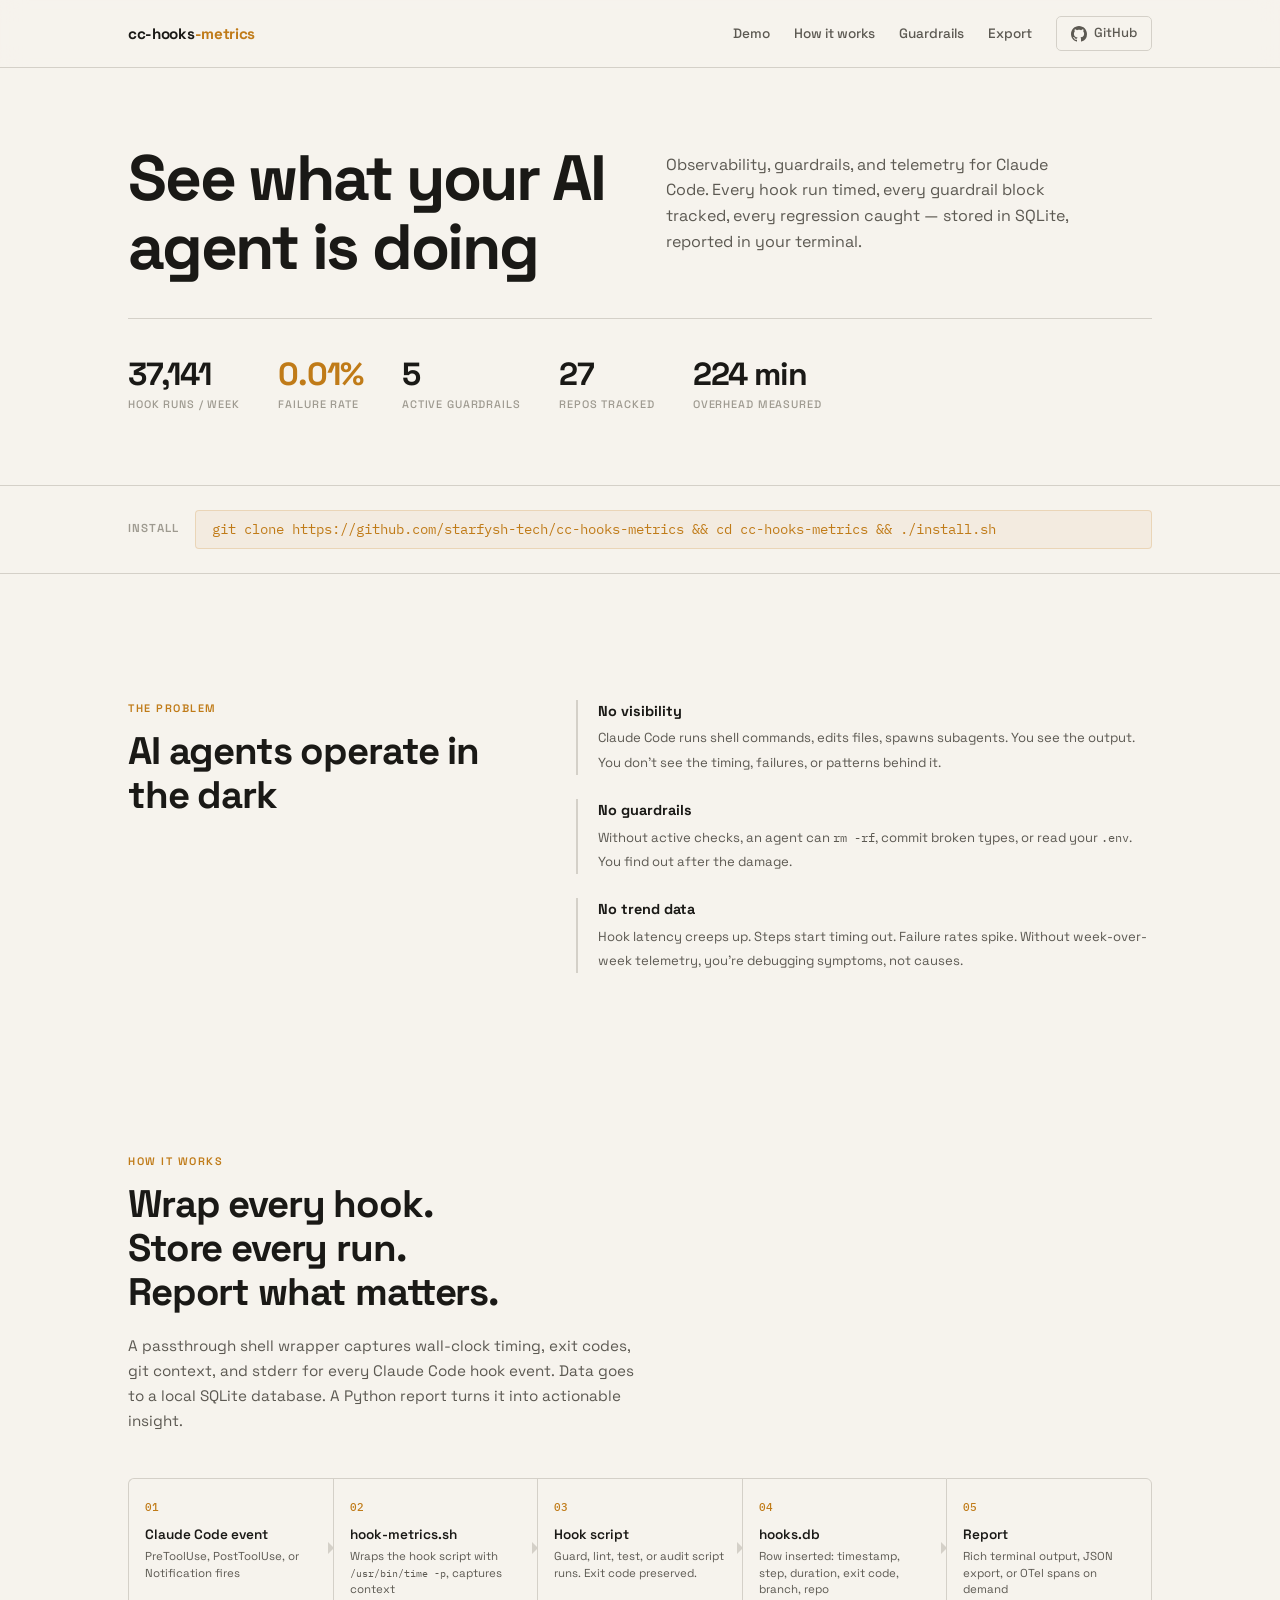
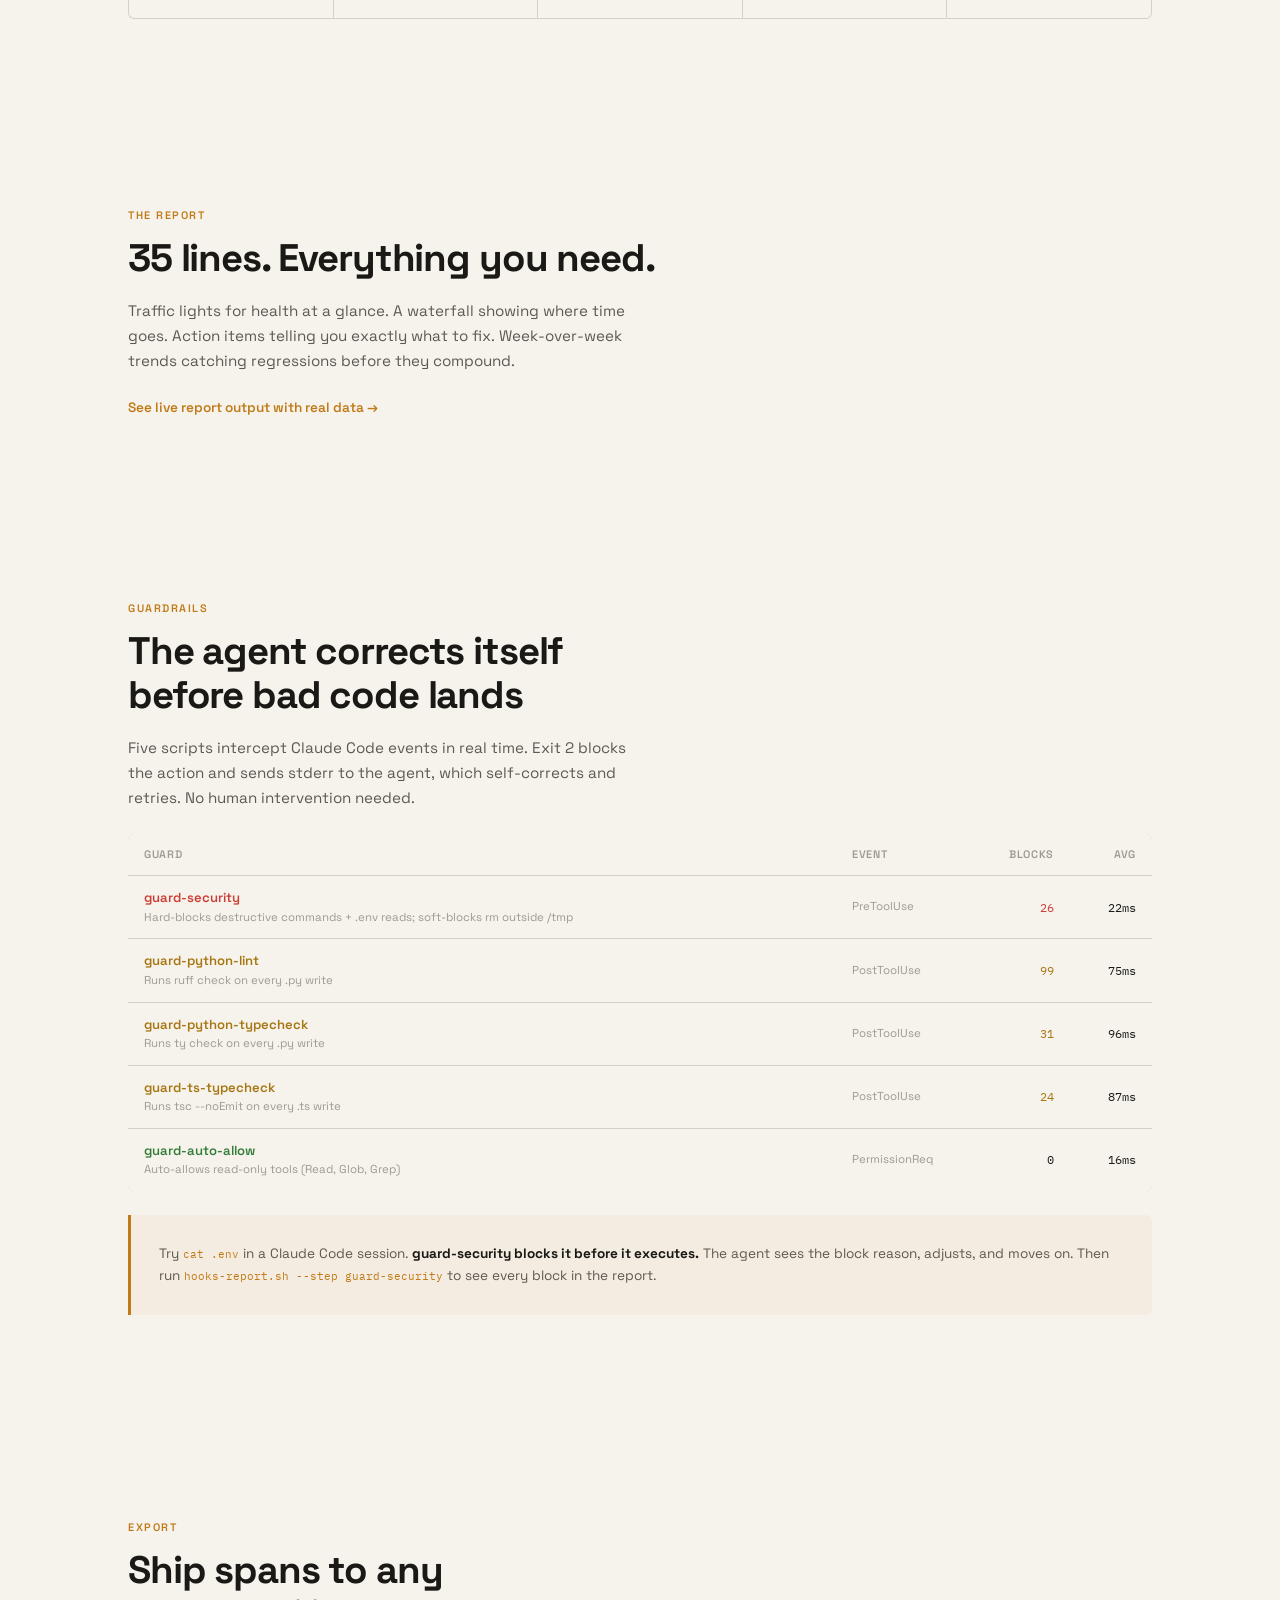
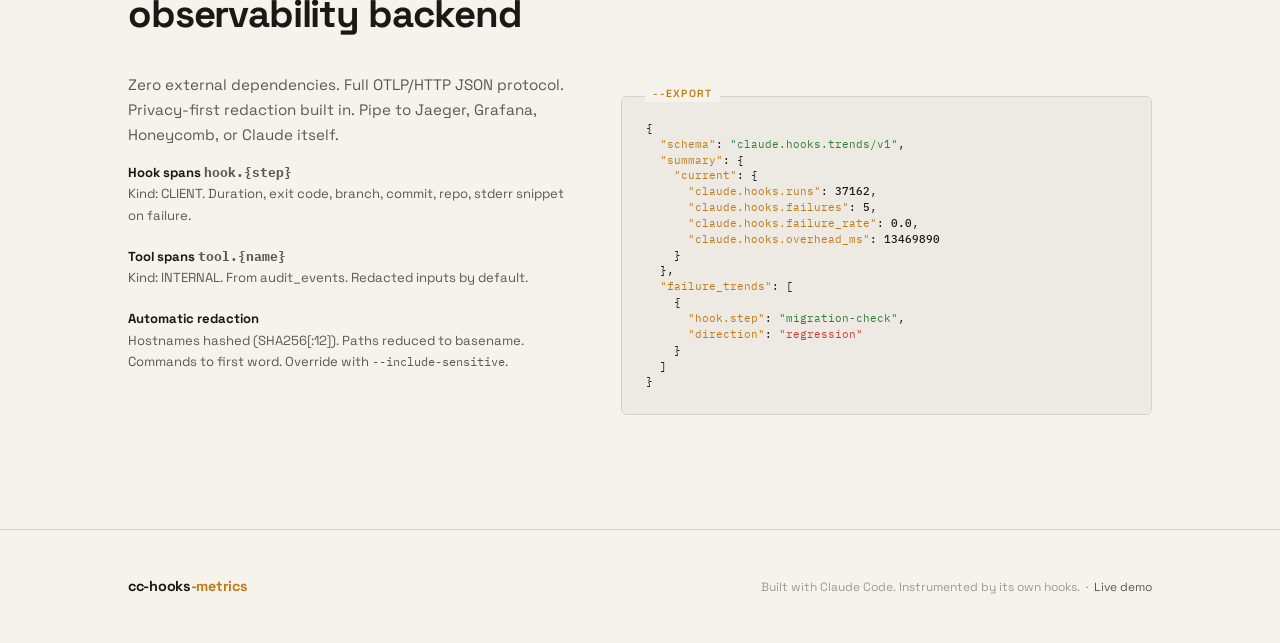
<file: docs/index.html>
<!DOCTYPE html>
<html lang="en">
<head>
<meta charset="UTF-8">
<meta name="viewport" content="width=device-width, initial-scale=1.0">
<title>cc-hooks-metrics — See what your AI agent is doing</title>
<meta name="description" content="Observability, guardrails, and telemetry for Claude Code. 37k+ hook runs tracked. Zero blind spots.">
<link rel="preconnect" href="https://fonts.googleapis.com">
<link rel="preconnect" href="https://fonts.gstatic.com" crossorigin>
<link href="https://fonts.googleapis.com/css2?family=Space+Grotesk:wght@400;500;600;700&family=IBM+Plex+Mono:wght@400;500&display=swap" rel="stylesheet">
<link rel="stylesheet" href="shared.css">
<style>
  /* ═══════════════════════════════════════
     INDEX-SPECIFIC OVERRIDES
     ═══════════════════════════════════════ */

  /* More spacious sections for marketing */
  .section { padding-block: clamp(4rem, 10vh, 7rem); }
  .section h2 { font-size: clamp(1.6rem, 3vw, 2.4rem); max-width: 22ch; }

  /* Larger ticker for hero impact */
  .ticker-val { font-size: clamp(1.6rem, 2.5vw, 2.2rem); }
  .ticker { padding-top: clamp(2rem, 4vh, 3rem); margin-top: clamp(2rem, 4vh, 3rem); }

  /* Hero — asymmetric 2-col */
  .hero { padding-top: clamp(7rem, 16vh, 11rem); padding-bottom: clamp(3rem, 8vh, 5rem); }
  .hero h1 { font-size: clamp(2.4rem, 5.5vw, 4rem); line-height: 1.08; max-width: 14ch; }
  .hero-grid {
    display: grid; grid-template-columns: 1fr 1fr;
    gap: clamp(2rem, 4vw, 4rem); align-items: end;
  }
  .hero-right { max-width: 420px; }
  .hero-right p { font-size: clamp(1rem, 1.2vw, 1.15rem); color: var(--text-sub); margin-bottom: 1.75rem; line-height: 1.6; }
  @media (max-width: 768px) { .hero-grid { grid-template-columns: 1fr; } }

  /* Install strip */
  .install-strip { padding: 1.5rem 0; border-top: 1px solid var(--border); border-bottom: 1px solid var(--border); }
  .install-strip .wrap { display: flex; align-items: center; gap: 1rem; flex-wrap: wrap; }
  .install-strip .label {
    font-size: 0.72rem; font-weight: 600; text-transform: uppercase;
    letter-spacing: 0.1em; color: var(--text-faint); flex-shrink: 0;
  }
  .install-cmd {
    font-family: 'IBM Plex Mono', monospace; font-size: 0.85rem;
    color: var(--accent); background: var(--accent-bg);
    padding: 0.5rem 1rem; border-radius: 4px;
    border: 1px solid color-mix(in oklch, var(--accent) 20%, transparent);
    user-select: all; cursor: text; flex: 1; min-width: 0;
    overflow-x: auto; white-space: nowrap;
  }

  /* Problem grid */
  .problem-grid {
    display: grid; grid-template-columns: 0.4fr 0.6fr;
    gap: clamp(2rem, 5vw, 5rem); margin-top: clamp(2rem, 4vh, 3rem);
  }
  @media (max-width: 768px) { .problem-grid { grid-template-columns: 1fr; } }
  .problem-list { list-style: none; display: flex; flex-direction: column; gap: 1.5rem; }
  .problem-list li { padding-left: 1.25rem; border-left: 2px solid var(--border); transition: border-color 0.2s; }
  .problem-list li:hover { border-left-color: var(--accent); }
  .problem-list strong { display: block; font-size: 0.9rem; margin-bottom: 0.2rem; }
  .problem-list span { font-size: 0.82rem; color: var(--text-sub); line-height: 1.55; }

  /* Pipeline */
  .pipeline { display: flex; gap: 0; margin-top: clamp(2.5rem, 5vh, 4rem); overflow-x: auto; padding-bottom: 0.5rem; }
  .pipe-step {
    flex: 1; min-width: 140px; padding: 1.25rem 1rem;
    border: 1px solid var(--border); border-right: none;
    position: relative; transition: background 0.2s;
  }
  .pipe-step:first-child { border-radius: 6px 0 0 6px; }
  .pipe-step:last-child  { border-radius: 0 6px 6px 0; border-right: 1px solid var(--border); }
  .pipe-step:hover { background: var(--bg-raised); }
  .pipe-step::after {
    content: ''; position: absolute; right: -1px; top: 50%; transform: translateY(-50%);
    width: 0; height: 0; border-top: 6px solid transparent;
    border-bottom: 6px solid transparent; border-left: 6px solid var(--border); z-index: 1;
  }
  .pipe-step:last-child::after { display: none; }
  .pipe-num { font-family: 'IBM Plex Mono', monospace; font-size: 0.68rem; color: var(--accent); font-weight: 500; margin-bottom: 0.5rem; }
  .pipe-name { font-size: 0.85rem; font-weight: 600; margin-bottom: 0.2rem; }
  .pipe-desc { font-size: 0.72rem; color: var(--text-sub); line-height: 1.45; }

  /* Export grid */
  .export-grid {
    display: grid; grid-template-columns: 1fr 1.2fr;
    gap: clamp(2rem, 4vw, 4rem); align-items: start; margin-top: clamp(2rem, 4vh, 3rem);
  }
  @media (max-width: 768px) { .export-grid { grid-template-columns: 1fr; } }
  .export-features { list-style: none; display: flex; flex-direction: column; gap: 1.25rem; margin-top: 1rem; }
  .export-features li { font-size: 0.88rem; line-height: 1.55; }
  .export-features li strong { display: block; font-size: 0.82rem; }
  .export-features li span { color: var(--text-sub); font-size: 0.82rem; }

  /* Guard table — 4-col marketing layout */
  .guard-row { grid-template-columns: 1fr 120px 70px 70px; }
  @media (max-width: 600px) {
    .guard-row { grid-template-columns: 1fr auto; }
    .guard-row .hide-sm { display: none; }
  }

  /* CTA link */
  .cta-link {
    display: inline-block; margin-top: 1.5rem;
    font-size: 0.85rem; font-weight: 600; color: var(--accent);
    text-decoration: none; transition: opacity 0.15s;
  }
  .cta-link:hover { opacity: 0.8; }
  .cta-link::after { content: ' \2192'; }
</style>
<noscript><style>.reveal { opacity: 1 !important; transform: none !important; }</style></noscript>
</head>
<body>

<!-- NAV -->
<nav>
  <div class="wrap">
    <a class="logo" href="#">cc-hooks<span>-metrics</span></a>
    <ul class="links">
      <li><a href="demo.html">Demo</a></li>
      <li><a href="#how">How it works</a></li>
      <li><a href="#guardrails">Guardrails</a></li>
      <li><a href="#export">Export</a></li>
      <li><a href="https://github.com/starfysh-tech/cc-hooks-metrics" class="gh">
        <svg width="16" height="16" viewBox="0 0 16 16" fill="currentColor"><path d="M8 0C3.58 0 0 3.58 0 8c0 3.54 2.29 6.53 5.47 7.59.4.07.55-.17.55-.38 0-.19-.01-.82-.01-1.49-2.01.37-2.53-.49-2.69-.94-.09-.23-.48-.94-.82-1.13-.28-.15-.68-.52-.01-.53.63-.01 1.08.58 1.23.82.72 1.21 1.87.87 2.33.66.07-.52.28-.87.51-1.07-1.78-.2-3.64-.89-3.64-3.95 0-.87.31-1.59.82-2.15-.08-.2-.36-1.02.08-2.12 0 0 .67-.21 2.2.82.64-.18 1.32-.27 2-.27.68 0 1.36.09 2 .27 1.53-1.04 2.2-.82 2.2-.82.44 1.1.16 1.92.08 2.12.51.56.82 1.27.82 2.15 0 3.07-1.87 3.75-3.65 3.95.29.25.54.73.54 1.48 0 1.07-.01 1.93-.01 2.2 0 .21.15.46.55.38A8.013 8.013 0 0016 8c0-4.42-3.58-8-8-8z"/></svg>
        GitHub
      </a></li>
    </ul>
  </div>
</nav>

<!-- HERO -->
<section class="hero wrap">
  <div class="hero-grid">
    <div>
      <h1 class="reveal">See what your AI agent is&nbsp;doing</h1>
    </div>
    <div class="hero-right">
      <p class="reveal reveal-d1">Observability, guardrails, and telemetry for Claude Code. Every hook run timed, every guardrail block tracked, every regression caught — stored in SQLite, reported in your terminal.</p>
    </div>
  </div>
  <div class="ticker reveal reveal-d2">
    <div class="ticker-item">
      <span class="ticker-val">37,141</span>
      <span class="ticker-label">Hook runs / week</span>
    </div>
    <div class="ticker-item">
      <span class="ticker-val accent">0.01%</span>
      <span class="ticker-label">Failure rate</span>
    </div>
    <div class="ticker-item">
      <span class="ticker-val">5</span>
      <span class="ticker-label">Active guardrails</span>
    </div>
    <div class="ticker-item">
      <span class="ticker-val">27</span>
      <span class="ticker-label">Repos tracked</span>
    </div>
    <div class="ticker-item">
      <span class="ticker-val">224 min</span>
      <span class="ticker-label">Overhead measured</span>
    </div>
  </div>
</section>

<!-- INSTALL STRIP -->
<div class="install-strip">
  <div class="wrap">
    <span class="label">Install</span>
    <div class="install-cmd">git clone https://github.com/starfysh-tech/cc-hooks-metrics && cd cc-hooks-metrics && ./install.sh</div>
  </div>
</div>

<!-- THE PROBLEM -->
<section class="section wrap" id="problem">
  <div class="problem-grid">
    <div>
      <div class="section-label reveal">The problem</div>
      <h2 class="reveal reveal-d1">AI agents operate in the&nbsp;dark</h2>
    </div>
    <div>
      <ul class="problem-list">
        <li class="reveal">
          <strong>No visibility</strong>
          <span>Claude Code runs shell commands, edits files, spawns subagents. You see the output. You don't see the timing, failures, or patterns behind it.</span>
        </li>
        <li class="reveal reveal-d1">
          <strong>No guardrails</strong>
          <span>Without active checks, an agent can <code class="mono">rm -rf</code>, commit broken types, or read your <code class="mono">.env</code>. You find out after the damage.</span>
        </li>
        <li class="reveal reveal-d2">
          <strong>No trend data</strong>
          <span>Hook latency creeps up. Steps start timing out. Failure rates spike. Without week-over-week telemetry, you're debugging symptoms, not causes.</span>
        </li>
      </ul>
    </div>
  </div>
</section>

<!-- HOW IT WORKS -->
<section class="section wrap" id="how">
  <div class="section-label reveal">How it works</div>
  <h2 class="reveal">Wrap every hook.<br>Store every run.<br>Report what matters.</h2>
  <p class="section-lead reveal reveal-d1">A passthrough shell wrapper captures wall-clock timing, exit codes, git context, and stderr for every Claude Code hook event. Data goes to a local SQLite database. A Python report turns it into actionable insight.</p>

  <div class="pipeline reveal reveal-d2">
    <div class="pipe-step">
      <div class="pipe-num">01</div>
      <div class="pipe-name">Claude Code event</div>
      <div class="pipe-desc">PreToolUse, PostToolUse, or Notification fires</div>
    </div>
    <div class="pipe-step">
      <div class="pipe-num">02</div>
      <div class="pipe-name">hook-metrics.sh</div>
      <div class="pipe-desc">Wraps the hook script with <code class="mono">/usr/bin/time&nbsp;-p</code>, captures context</div>
    </div>
    <div class="pipe-step">
      <div class="pipe-num">03</div>
      <div class="pipe-name">Hook script</div>
      <div class="pipe-desc">Guard, lint, test, or audit script runs. Exit code preserved.</div>
    </div>
    <div class="pipe-step">
      <div class="pipe-num">04</div>
      <div class="pipe-name">hooks.db</div>
      <div class="pipe-desc">Row inserted: timestamp, step, duration, exit code, branch, repo</div>
    </div>
    <div class="pipe-step">
      <div class="pipe-num">05</div>
      <div class="pipe-name">Report</div>
      <div class="pipe-desc">Rich terminal output, JSON export, or OTel spans on demand</div>
    </div>
  </div>
</section>

<!-- THE REPORT — brief, links to demo -->
<section class="section wrap" id="report">
  <div class="section-label reveal">The report</div>
  <h2 class="reveal">35 lines. Everything you need.</h2>
  <p class="section-lead reveal reveal-d1">Traffic lights for health at a glance. A waterfall showing where time goes. Action items telling you exactly what to fix. Week-over-week trends catching regressions before they compound.</p>
  <a href="demo.html" class="cta-link reveal reveal-d2">See live report output with real data</a>
</section>

<!-- GUARDRAILS — narrative focus, no stats table -->
<section class="section wrap" id="guardrails">
  <div class="section-label reveal">Guardrails</div>
  <h2 class="reveal">The agent corrects itself<br>before bad code lands</h2>
  <p class="section-lead reveal reveal-d1">Five scripts intercept Claude Code events in real time. Exit 2 blocks the action and sends stderr to the agent, which self-corrects and retries. No human intervention needed.</p>

  <div class="guards reveal reveal-d2">
    <div class="guard-row guard-head">
      <div>Guard</div>
      <div>Event</div>
      <div class="hide-sm" style="text-align:right;">Blocks</div>
      <div style="text-align:right;">Avg</div>
    </div>
    <div class="guard-row">
      <div>
        <div class="g-name" style="color:var(--red);">guard-security</div>
        <div class="g-sub">Hard-blocks destructive commands + .env reads; soft-blocks rm outside /tmp</div>
      </div>
      <div class="g-sub">PreToolUse</div>
      <div class="g-val hide-sm" style="color:var(--red);">26</div>
      <div class="g-val">22ms</div>
    </div>
    <div class="guard-row">
      <div>
        <div class="g-name" style="color:var(--yellow);">guard-python-lint</div>
        <div class="g-sub">Runs ruff check on every .py write</div>
      </div>
      <div class="g-sub">PostToolUse</div>
      <div class="g-val hide-sm" style="color:var(--yellow);">99</div>
      <div class="g-val">75ms</div>
    </div>
    <div class="guard-row">
      <div>
        <div class="g-name" style="color:var(--yellow);">guard-python-typecheck</div>
        <div class="g-sub">Runs ty check on every .py write</div>
      </div>
      <div class="g-sub">PostToolUse</div>
      <div class="g-val hide-sm" style="color:var(--yellow);">31</div>
      <div class="g-val">96ms</div>
    </div>
    <div class="guard-row">
      <div>
        <div class="g-name" style="color:var(--yellow);">guard-ts-typecheck</div>
        <div class="g-sub">Runs tsc --noEmit on every .ts write</div>
      </div>
      <div class="g-sub">PostToolUse</div>
      <div class="g-val hide-sm" style="color:var(--yellow);">24</div>
      <div class="g-val">87ms</div>
    </div>
    <div class="guard-row">
      <div>
        <div class="g-name" style="color:var(--green);">guard-auto-allow</div>
        <div class="g-sub">Auto-allows read-only tools (Read, Glob, Grep)</div>
      </div>
      <div class="g-sub">PermissionReq</div>
      <div class="g-val hide-sm">0</div>
      <div class="g-val">16ms</div>
    </div>
  </div>

  <div class="callout reveal">
    Try <code>cat .env</code> in a Claude Code session. <strong>guard-security blocks it before it executes.</strong> The agent sees the block reason, adjusts, and moves on. Then run <code>hooks-report.sh --step guard-security</code> to see every block in the report.
  </div>
</section>

<!-- OTEL EXPORT -->
<section class="section wrap" id="export">
  <div class="section-label reveal">Export</div>
  <h2 class="reveal">Ship spans to any<br>observability backend</h2>

  <div class="export-grid">
    <div>
      <p class="section-lead reveal">Zero external dependencies. Full OTLP/HTTP JSON protocol. Privacy-first redaction built in. Pipe to Jaeger, Grafana, Honeycomb, or Claude itself.</p>
      <ul class="export-features">
        <li class="reveal">
          <strong>Hook spans <span class="mono accent">hook.{step}</span></strong>
          <span>Kind: CLIENT. Duration, exit code, branch, commit, repo, stderr snippet on failure.</span>
        </li>
        <li class="reveal reveal-d1">
          <strong>Tool spans <span class="mono accent">tool.{name}</span></strong>
          <span>Kind: INTERNAL. From audit_events. Redacted inputs by default.</span>
        </li>
        <li class="reveal reveal-d2">
          <strong>Automatic redaction</strong>
          <span>Hostnames hashed (SHA256[:12]). Paths reduced to basename. Commands to first word. Override with <code class="mono">--include-sensitive</code>.</span>
        </li>
      </ul>
    </div>
    <div class="specimen reveal">
      <span class="specimen-label">--export</span>
      <div class="specimen-frame">
        <pre>{
  <span class="s-accent">"schema"</span>: <span class="s-green">"claude.hooks.trends/v1"</span>,
  <span class="s-accent">"summary"</span>: {
    <span class="s-accent">"current"</span>: {
      <span class="s-accent">"claude.hooks.runs"</span>: <span class="s-bold">37162</span>,
      <span class="s-accent">"claude.hooks.failures"</span>: <span class="s-bold">5</span>,
      <span class="s-accent">"claude.hooks.failure_rate"</span>: <span class="s-bold">0.0</span>,
      <span class="s-accent">"claude.hooks.overhead_ms"</span>: <span class="s-bold">13469890</span>
    }
  },
  <span class="s-accent">"failure_trends"</span>: [
    {
      <span class="s-accent">"hook.step"</span>: <span class="s-green">"migration-check"</span>,
      <span class="s-accent">"direction"</span>: <span class="s-red">"regression"</span>
    }
  ]
}</pre>
      </div>
    </div>
  </div>
</section>

<!-- FOOTER -->
<footer>
  <div class="wrap">
    <div class="footer-inner">
      <div>
        <div class="logo">cc-hooks<span>-metrics</span></div>
      </div>
      <div class="meta">
        Built with Claude Code. Instrumented by its own hooks.
        &nbsp;&middot;&nbsp;
        <a href="demo.html">Live demo</a>
      </div>
    </div>
  </div>
</footer>

<script>
if (!window.matchMedia('(prefers-reduced-motion: reduce)').matches) {
  const obs = new IntersectionObserver((entries) => {
    entries.forEach(e => { if (e.isIntersecting) { e.target.classList.add('visible'); obs.unobserve(e.target); }});
  }, { threshold: 0.12, rootMargin: '0px 0px -30px 0px' });
  document.querySelectorAll('.reveal').forEach(el => obs.observe(el));
}
</script>

</body>
</html>
</file>
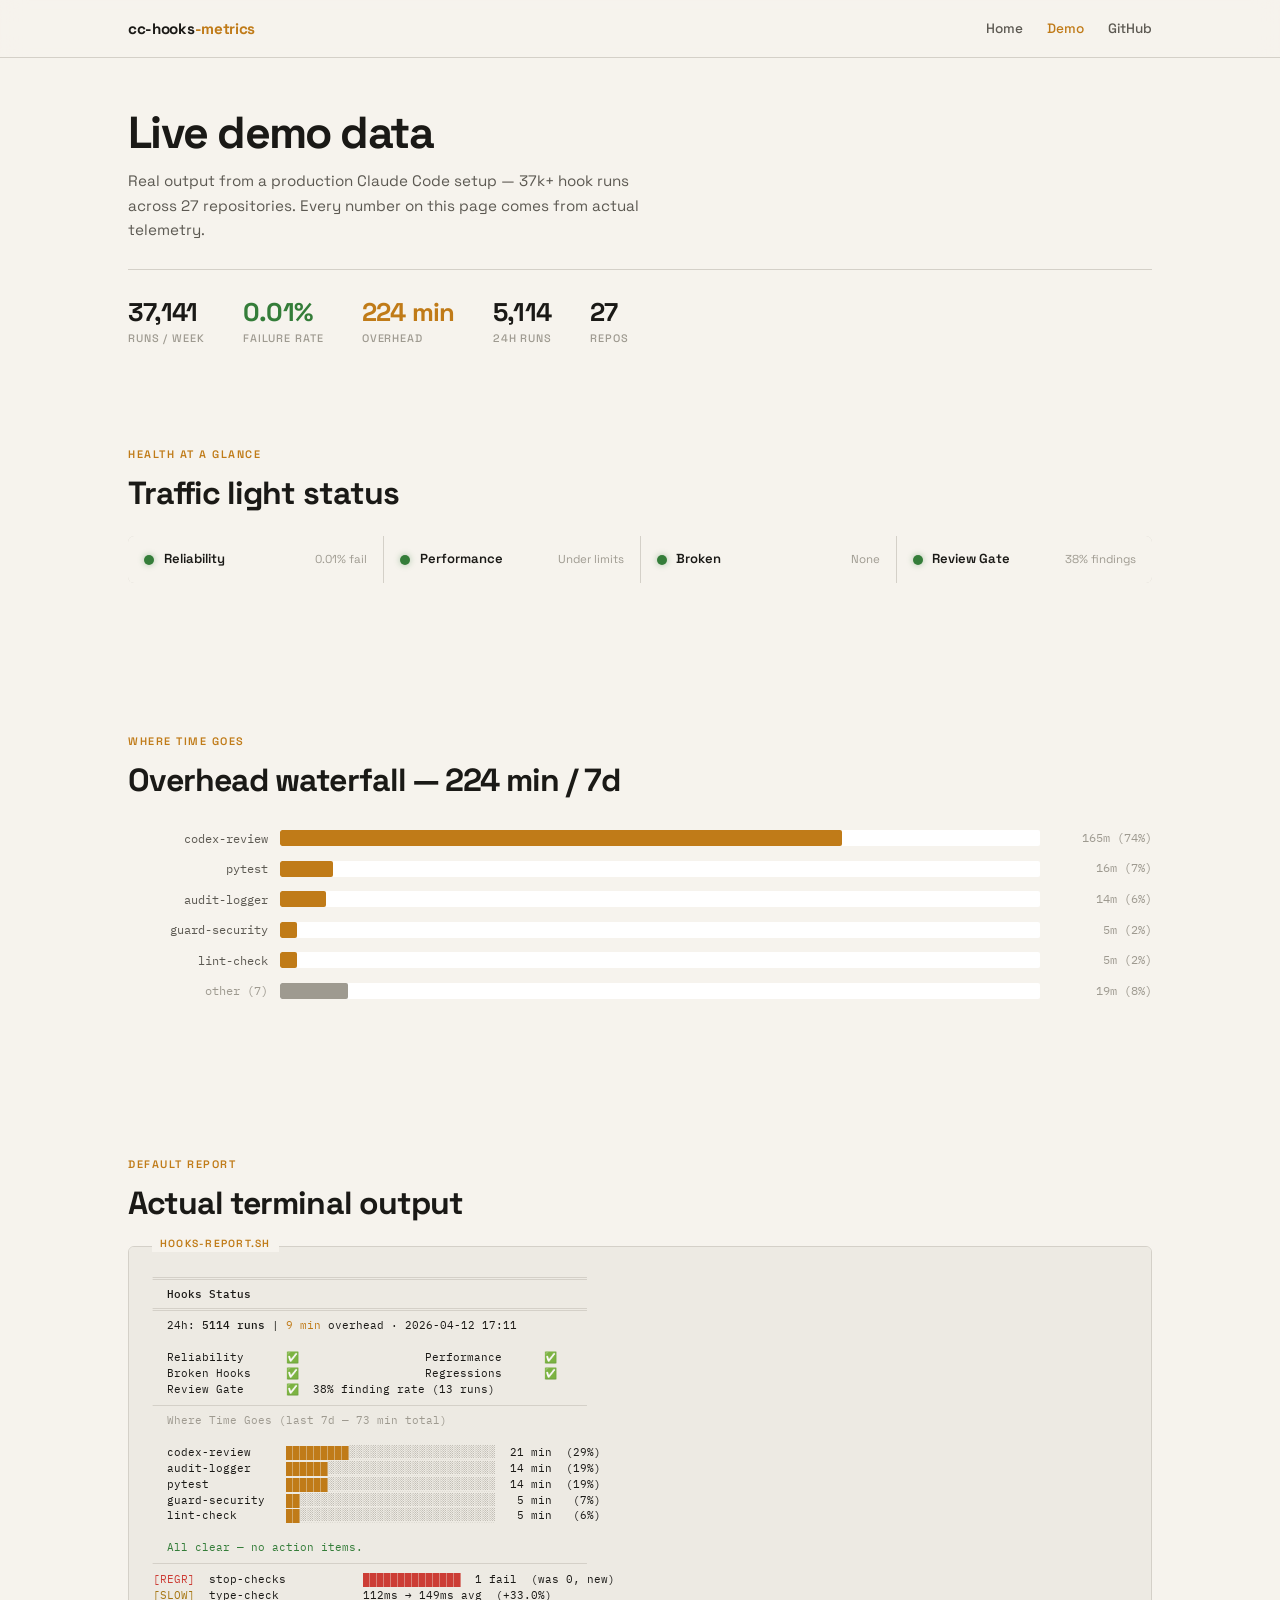
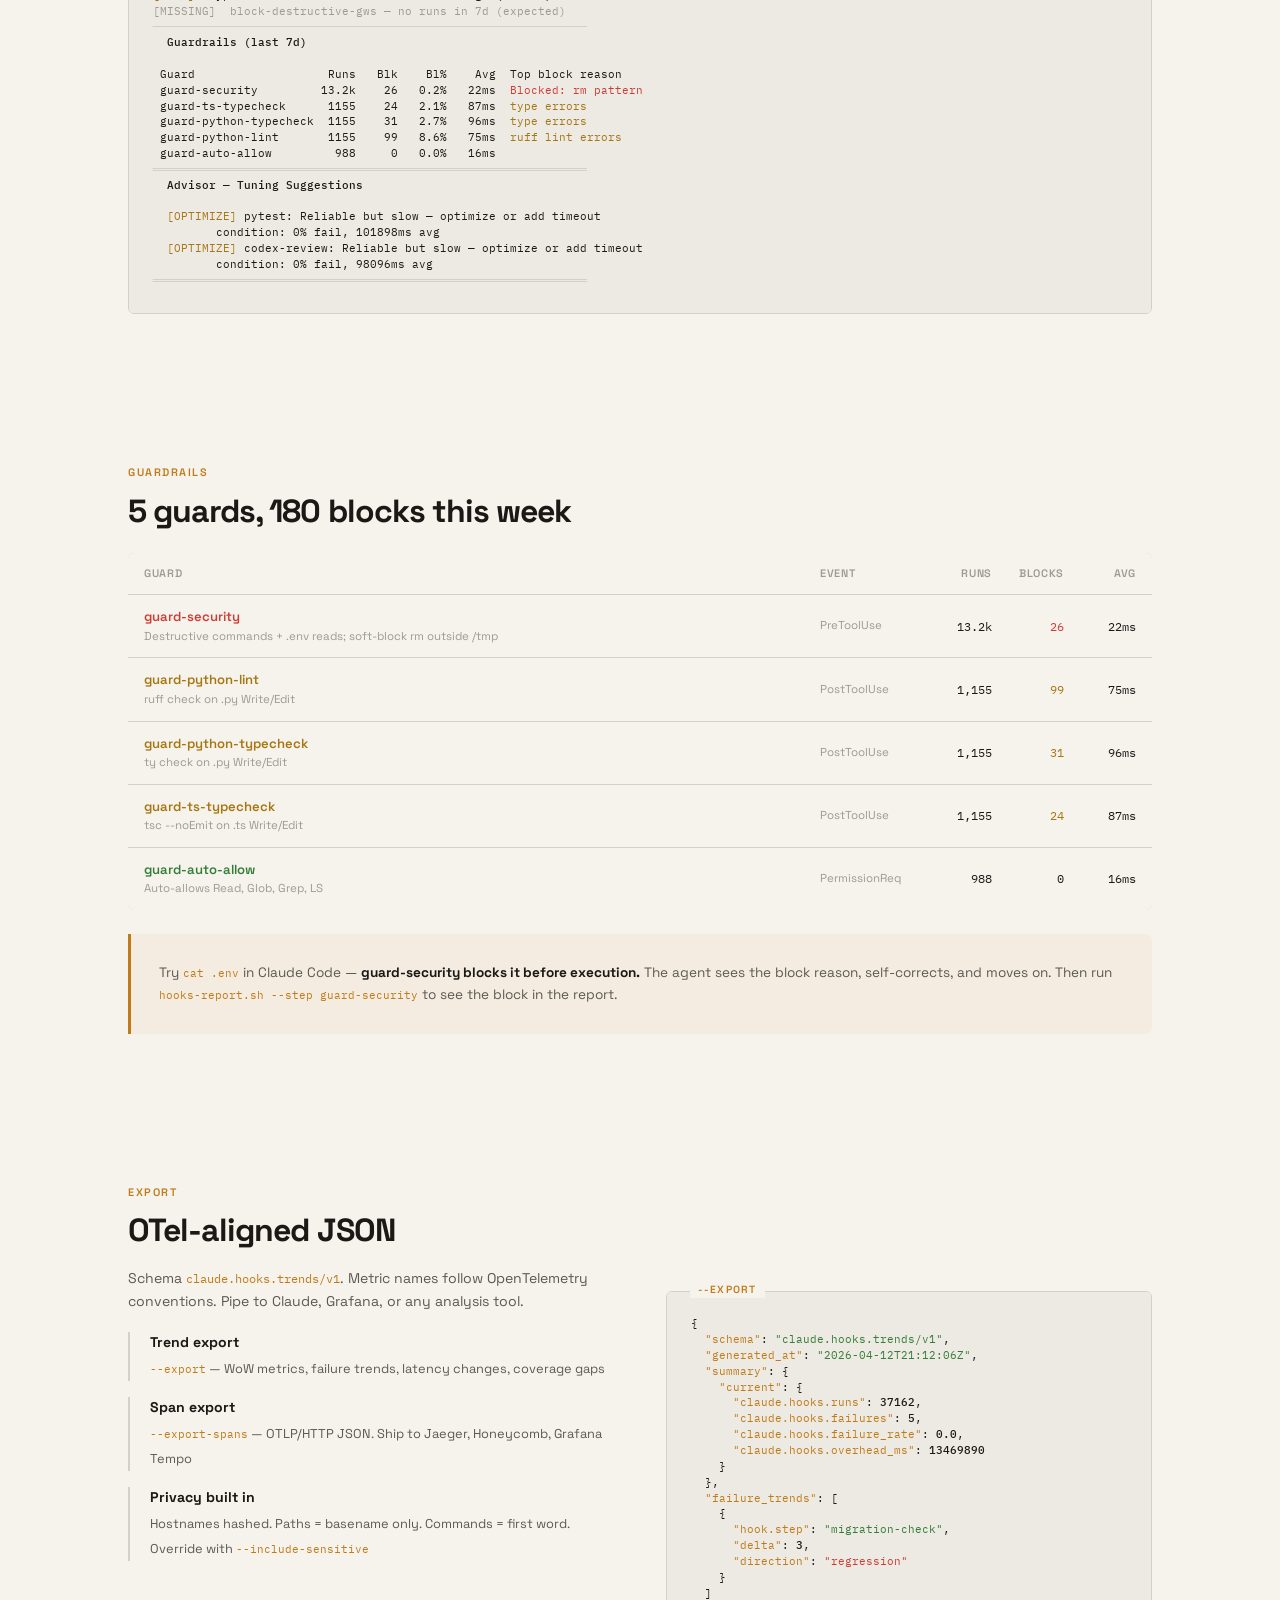
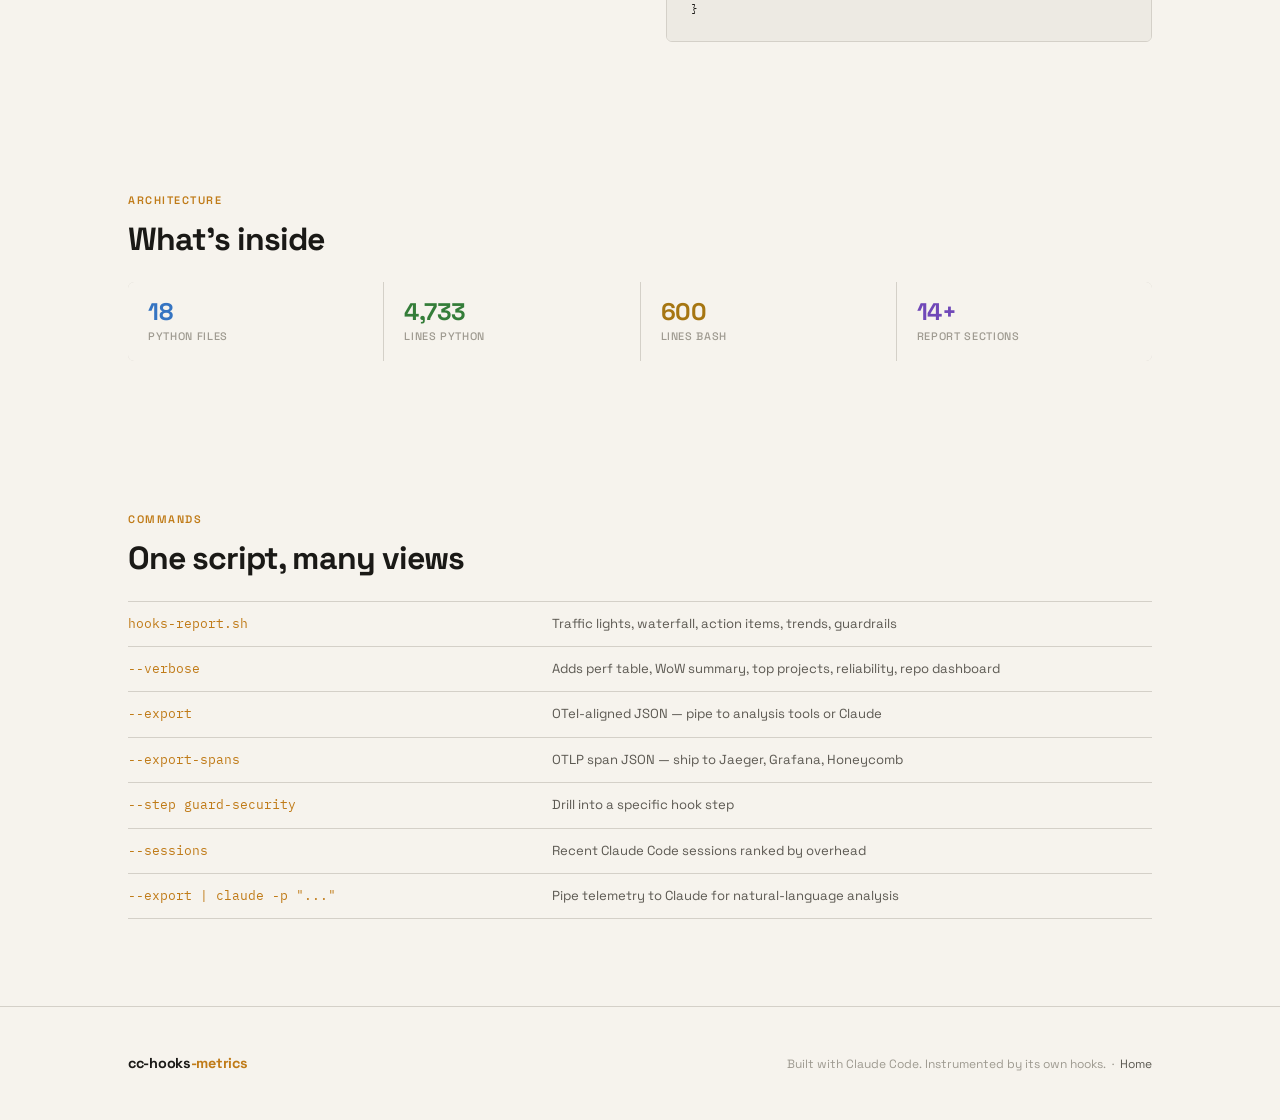
<file: docs/demo.html>
<!DOCTYPE html>
<html lang="en">
<head>
<meta charset="UTF-8">
<meta name="viewport" content="width=device-width, initial-scale=1.0">
<title>cc-hooks-metrics — Live Demo</title>
<meta name="description" content="Live data from a production Claude Code setup — 37k+ hook runs, 5 guardrails, real terminal output.">
<link rel="preconnect" href="https://fonts.googleapis.com">
<link rel="preconnect" href="https://fonts.gstatic.com" crossorigin>
<link href="https://fonts.googleapis.com/css2?family=Space+Grotesk:wght@400;500;600;700&family=IBM+Plex+Mono:wght@400;500&display=swap" rel="stylesheet">
<link rel="stylesheet" href="shared.css">
<style>
  /* ═══════════════════════════════════════
     DEMO-SPECIFIC STYLES
     ═══════════════════════════════════════ */

  /* Compact hero */
  .hero { padding-top: clamp(6rem, 12vh, 8rem); padding-bottom: clamp(2rem, 4vh, 3rem); }
  .hero h1 { font-size: clamp(1.8rem, 4vw, 2.8rem); margin-bottom: 0.75rem; }

  /* Traffic lights */
  .traffic-grid {
    display: flex; gap: 0; margin: 1.5rem 0;
    background: var(--border); border-radius: 6px; overflow: hidden;
  }
  .traffic-item {
    flex: 1; display: flex; align-items: center; gap: 0.6rem;
    padding: 0.85rem 1rem; background: var(--bg); min-width: 0;
  }
  .traffic-item + .traffic-item { border-left: 1px solid var(--border); }
  @media (max-width: 700px) {
    .traffic-grid { flex-direction: column; }
    .traffic-item + .traffic-item { border-left: none; border-top: 1px solid var(--border); }
  }
  .tl-dot { width: 10px; height: 10px; border-radius: 50%; flex-shrink: 0; }
  .tl-dot.green { background: var(--green); box-shadow: 0 0 6px color-mix(in oklch, var(--green) 40%, transparent); }
  .tl-dot.yellow { background: var(--yellow); box-shadow: 0 0 6px color-mix(in oklch, var(--yellow) 40%, transparent); }
  .tl-name { font-size: 0.82rem; font-weight: 600; white-space: nowrap; }
  .tl-detail { font-size: 0.72rem; color: var(--text-faint); margin-left: auto; white-space: nowrap; }

  /* Waterfall bars */
  .waterfall { margin: 1.5rem 0; }
  .wf-row {
    display: grid; grid-template-columns: 140px 1fr 100px;
    gap: 0.75rem; align-items: center; padding: 0.35rem 0;
  }
  @media (max-width: 600px) { .wf-row { grid-template-columns: 100px 1fr 70px; } }
  .wf-label { font-family: 'IBM Plex Mono', monospace; font-size: 0.78rem; text-align: right; color: var(--text-sub); }
  .wf-track { height: 16px; background: var(--bg-raised); border-radius: 2px; overflow: hidden; }
  .wf-fill { height: 100%; border-radius: 2px; background: var(--accent); }
  .wf-val { font-family: 'IBM Plex Mono', monospace; font-size: 0.75rem; color: var(--text-faint); text-align: right; }

  /* Numbers row */
  .numbers {
    display: flex; gap: 0; background: var(--border);
    border-radius: 6px; overflow: hidden; margin: 1.5rem 0; flex-wrap: wrap;
  }
  .num-item {
    flex: 1; min-width: 100px; padding: 1rem 1.25rem;
    background: var(--bg); border-right: 1px solid var(--border);
  }
  .num-item:last-child { border-right: none; }
  .num-val { font-size: 1.5rem; font-weight: 700; letter-spacing: -0.02em; line-height: 1.2; }
  .num-label { font-size: 0.68rem; font-weight: 500; text-transform: uppercase; letter-spacing: 0.06em; color: var(--text-faint); margin-top: 0.1rem; }

  /* Guard table — 5-col data layout */
  .guard-row { grid-template-columns: 1fr 100px 60px 60px 60px; }
  @media (max-width: 650px) {
    .guard-row { grid-template-columns: 1fr 60px 60px; }
    .guard-row .hide-sm { display: none; }
  }
</style>
<noscript><style>.reveal { opacity: 1 !important; transform: none !important; }</style></noscript>
</head>
<body>

<!-- NAV -->
<nav>
  <div class="wrap">
    <a class="logo" href="index.html">cc-hooks<span>-metrics</span></a>
    <ul class="links">
      <li><a href="index.html">Home</a></li>
      <li><a href="demo.html" class="active">Demo</a></li>
      <li><a href="https://github.com/starfysh-tech/cc-hooks-metrics">GitHub</a></li>
    </ul>
  </div>
</nav>

<!-- HERO -->
<section class="hero wrap">
  <h1 class="reveal">Live demo data</h1>
  <p class="reveal reveal-d1">Real output from a production Claude Code setup — 37k+ hook runs across 27 repositories. Every number on this page comes from actual telemetry.</p>
  <div class="ticker reveal reveal-d2">
    <div class="ticker-item">
      <span class="ticker-val">37,141</span>
      <span class="ticker-label">Runs / week</span>
    </div>
    <div class="ticker-item">
      <span class="ticker-val" style="color:var(--green)">0.01%</span>
      <span class="ticker-label">Failure rate</span>
    </div>
    <div class="ticker-item">
      <span class="ticker-val" style="color:var(--accent)">224 min</span>
      <span class="ticker-label">Overhead</span>
    </div>
    <div class="ticker-item">
      <span class="ticker-val">5,114</span>
      <span class="ticker-label">24h runs</span>
    </div>
    <div class="ticker-item">
      <span class="ticker-val">27</span>
      <span class="ticker-label">Repos</span>
    </div>
  </div>
</section>

<!-- HEALTH STATUS -->
<section class="section wrap">
  <div class="section-label reveal">Health at a glance</div>
  <h2 class="reveal">Traffic light status</h2>

  <div class="traffic-grid reveal reveal-d1">
    <div class="traffic-item">
      <div class="tl-dot green"></div>
      <span class="tl-name">Reliability</span>
      <span class="tl-detail">0.01% fail</span>
    </div>
    <div class="traffic-item">
      <div class="tl-dot green"></div>
      <span class="tl-name">Performance</span>
      <span class="tl-detail">Under limits</span>
    </div>
    <div class="traffic-item">
      <div class="tl-dot green"></div>
      <span class="tl-name">Broken</span>
      <span class="tl-detail">None</span>
    </div>
    <div class="traffic-item">
      <div class="tl-dot green"></div>
      <span class="tl-name">Review Gate</span>
      <span class="tl-detail">38% findings</span>
    </div>
  </div>
</section>

<!-- OVERHEAD WATERFALL -->
<section class="section wrap">
  <div class="section-label reveal">Where time goes</div>
  <h2 class="reveal">Overhead waterfall — 224 min / 7d</h2>

  <div class="waterfall reveal reveal-d1">
    <div class="wf-row">
      <span class="wf-label">codex-review</span>
      <div class="wf-track"><div class="wf-fill" style="width:74%;"></div></div>
      <span class="wf-val">165m (74%)</span>
    </div>
    <div class="wf-row">
      <span class="wf-label">pytest</span>
      <div class="wf-track"><div class="wf-fill" style="width:7%;"></div></div>
      <span class="wf-val">16m (7%)</span>
    </div>
    <div class="wf-row">
      <span class="wf-label">audit-logger</span>
      <div class="wf-track"><div class="wf-fill" style="width:6%;"></div></div>
      <span class="wf-val">14m (6%)</span>
    </div>
    <div class="wf-row">
      <span class="wf-label">guard-security</span>
      <div class="wf-track"><div class="wf-fill" style="width:2.3%;"></div></div>
      <span class="wf-val">5m (2%)</span>
    </div>
    <div class="wf-row">
      <span class="wf-label">lint-check</span>
      <div class="wf-track"><div class="wf-fill" style="width:2.2%;"></div></div>
      <span class="wf-val">5m (2%)</span>
    </div>
    <div class="wf-row">
      <span class="wf-label" style="color:var(--text-faint)">other (7)</span>
      <div class="wf-track"><div class="wf-fill" style="width:9%; background:var(--text-faint);"></div></div>
      <span class="wf-val">19m (8%)</span>
    </div>
  </div>
</section>

<!-- TERMINAL OUTPUT -->
<section class="section wrap">
  <div class="section-label reveal">Default report</div>
  <h2 class="reveal">Actual terminal output</h2>

  <div class="specimen reveal reveal-d1">
    <span class="specimen-label">hooks-report.sh</span>
    <div class="specimen-frame">
      <pre><span class="s-line">══════════════════════════════════════════════════════════════</span>
<span class="s-bold">  Hooks Status</span>
<span class="s-line">══════════════════════════════════════════════════════════════</span>
  24h: <span class="s-bold">5114 runs</span> | <span class="s-accent">9 min</span> overhead · 2026-04-12 17:11

  Reliability      <span class="s-green">✅</span>                  Performance      <span class="s-green">✅</span>
  Broken Hooks     <span class="s-green">✅</span>                  Regressions      <span class="s-green">✅</span>
  Review Gate      <span class="s-green">✅</span>  38% finding rate (13 runs)
<span class="s-line">──────────────────────────────────────────────────────────────</span>
<span class="s-dim">  Where Time Goes (last 7d — 73 min total)</span>

  codex-review     <span class="s-accent">█████████</span><span class="s-dim">░░░░░░░░░░░░░░░░░░░░░</span>  21 min  (29%)
  audit-logger     <span class="s-accent">██████</span><span class="s-dim">░░░░░░░░░░░░░░░░░░░░░░░░</span>  14 min  (19%)
  pytest           <span class="s-accent">██████</span><span class="s-dim">░░░░░░░░░░░░░░░░░░░░░░░░</span>  14 min  (19%)
  guard-security   <span class="s-accent">██</span><span class="s-dim">░░░░░░░░░░░░░░░░░░░░░░░░░░░░</span>   5 min   (7%)
  lint-check       <span class="s-accent">██</span><span class="s-dim">░░░░░░░░░░░░░░░░░░░░░░░░░░░░</span>   5 min   (6%)

  <span class="s-green">All clear — no action items.</span>
<span class="s-line">──────────────────────────────────────────────────────────────</span>
<span class="s-red">[REGR]</span>  stop-checks           <span class="s-red">██████████████</span>  1 fail  (was 0, new)
<span class="s-yellow">[SLOW]</span>  type-check            112ms → 149ms avg  (+33.0%)
<span class="s-dim">[MISSING]  block-destructive-gws — no runs in 7d (expected)</span>
<span class="s-line">──────────────────────────────────────────────────────────────</span>
<span class="s-bold">  Guardrails (last 7d)</span>

 Guard                   Runs   Blk    Bl%    Avg  Top block reason
 guard-security         13.2k    26   0.2%   22ms  <span class="s-red">Blocked: rm pattern</span>
 guard-ts-typecheck      1155    24   2.1%   87ms  <span class="s-yellow">type errors</span>
 guard-python-typecheck  1155    31   2.7%   96ms  <span class="s-yellow">type errors</span>
 guard-python-lint       1155    99   8.6%   75ms  <span class="s-yellow">ruff lint errors</span>
 guard-auto-allow         988     0   0.0%   16ms
<span class="s-line">══════════════════════════════════════════════════════════════</span>
<span class="s-bold">  Advisor — Tuning Suggestions</span>

  <span class="s-yellow">[OPTIMIZE]</span> pytest: Reliable but slow — optimize or add timeout
         condition: 0% fail, 101898ms avg
  <span class="s-yellow">[OPTIMIZE]</span> codex-review: Reliable but slow — optimize or add timeout
         condition: 0% fail, 98096ms avg
<span class="s-line">══════════════════════════════════════════════════════════════</span></pre>
    </div>
  </div>
</section>

<!-- GUARDRAILS DETAIL -->
<section class="section wrap">
  <div class="section-label reveal">Guardrails</div>
  <h2 class="reveal">5 guards, 180 blocks this week</h2>

  <div class="guards reveal reveal-d1">
    <div class="guard-row guard-head">
      <div>Guard</div>
      <div class="hide-sm">Event</div>
      <div style="text-align:right">Runs</div>
      <div style="text-align:right">Blocks</div>
      <div style="text-align:right">Avg</div>
    </div>
    <div class="guard-row">
      <div>
        <div class="g-name" style="color:var(--red)">guard-security</div>
        <div class="g-sub">Destructive commands + .env reads; soft-block rm outside /tmp</div>
      </div>
      <div class="g-sub hide-sm">PreToolUse</div>
      <div class="g-val">13.2k</div>
      <div class="g-val" style="color:var(--red)">26</div>
      <div class="g-val">22ms</div>
    </div>
    <div class="guard-row">
      <div>
        <div class="g-name" style="color:var(--yellow)">guard-python-lint</div>
        <div class="g-sub">ruff check on .py Write/Edit</div>
      </div>
      <div class="g-sub hide-sm">PostToolUse</div>
      <div class="g-val">1,155</div>
      <div class="g-val" style="color:var(--yellow)">99</div>
      <div class="g-val">75ms</div>
    </div>
    <div class="guard-row">
      <div>
        <div class="g-name" style="color:var(--yellow)">guard-python-typecheck</div>
        <div class="g-sub">ty check on .py Write/Edit</div>
      </div>
      <div class="g-sub hide-sm">PostToolUse</div>
      <div class="g-val">1,155</div>
      <div class="g-val" style="color:var(--yellow)">31</div>
      <div class="g-val">96ms</div>
    </div>
    <div class="guard-row">
      <div>
        <div class="g-name" style="color:var(--yellow)">guard-ts-typecheck</div>
        <div class="g-sub">tsc --noEmit on .ts Write/Edit</div>
      </div>
      <div class="g-sub hide-sm">PostToolUse</div>
      <div class="g-val">1,155</div>
      <div class="g-val" style="color:var(--yellow)">24</div>
      <div class="g-val">87ms</div>
    </div>
    <div class="guard-row">
      <div>
        <div class="g-name" style="color:var(--green)">guard-auto-allow</div>
        <div class="g-sub">Auto-allows Read, Glob, Grep, LS</div>
      </div>
      <div class="g-sub hide-sm">PermissionReq</div>
      <div class="g-val">988</div>
      <div class="g-val">0</div>
      <div class="g-val">16ms</div>
    </div>
  </div>

  <div class="callout reveal">
    Try <code>cat .env</code> in Claude Code — <strong>guard-security blocks it before execution.</strong>
    The agent sees the block reason, self-corrects, and moves on. Then run
    <code>hooks-report.sh --step guard-security</code> to see the block in the report.
  </div>
</section>

<!-- JSON EXPORT -->
<section class="section wrap">
  <div class="section-label reveal">Export</div>
  <h2 class="reveal">OTel-aligned JSON</h2>

  <div class="data-two">
    <div>
      <p style="color:var(--text-sub); font-size:0.88rem; line-height:1.6; margin-bottom:1.25rem;" class="reveal">
        Schema <code class="mono" style="color:var(--accent)">claude.hooks.trends/v1</code>. Metric names follow OpenTelemetry conventions. Pipe to Claude, Grafana, or any analysis tool.
      </p>
      <ul class="arch-list">
        <li class="reveal">
          <strong>Trend export</strong>
          <span><code>--export</code> — WoW metrics, failure trends, latency changes, coverage gaps</span>
        </li>
        <li class="reveal reveal-d1">
          <strong>Span export</strong>
          <span><code>--export-spans</code> — OTLP/HTTP JSON. Ship to Jaeger, Honeycomb, Grafana Tempo</span>
        </li>
        <li class="reveal reveal-d2">
          <strong>Privacy built in</strong>
          <span>Hostnames hashed. Paths = basename only. Commands = first word. Override with <code>--include-sensitive</code></span>
        </li>
      </ul>
    </div>
    <div class="specimen reveal">
      <span class="specimen-label">--export</span>
      <div class="specimen-frame">
        <pre>{
  <span class="s-accent">"schema"</span>: <span class="s-green">"claude.hooks.trends/v1"</span>,
  <span class="s-accent">"generated_at"</span>: <span class="s-green">"2026-04-12T21:12:06Z"</span>,
  <span class="s-accent">"summary"</span>: {
    <span class="s-accent">"current"</span>: {
      <span class="s-accent">"claude.hooks.runs"</span>: <span class="s-bold">37162</span>,
      <span class="s-accent">"claude.hooks.failures"</span>: <span class="s-bold">5</span>,
      <span class="s-accent">"claude.hooks.failure_rate"</span>: <span class="s-bold">0.0</span>,
      <span class="s-accent">"claude.hooks.overhead_ms"</span>: <span class="s-bold">13469890</span>
    }
  },
  <span class="s-accent">"failure_trends"</span>: [
    {
      <span class="s-accent">"hook.step"</span>: <span class="s-green">"migration-check"</span>,
      <span class="s-accent">"delta"</span>: <span class="s-bold">3</span>,
      <span class="s-accent">"direction"</span>: <span class="s-red">"regression"</span>
    }
  ]
}</pre>
      </div>
    </div>
  </div>
</section>

<!-- WHAT'S INSIDE -->
<section class="section wrap">
  <div class="section-label reveal">Architecture</div>
  <h2 class="reveal">What's inside</h2>

  <div class="numbers reveal reveal-d1">
    <div class="num-item">
      <div class="num-val" style="color:var(--blue)">18</div>
      <div class="num-label">Python files</div>
    </div>
    <div class="num-item">
      <div class="num-val" style="color:var(--green)">4,733</div>
      <div class="num-label">Lines Python</div>
    </div>
    <div class="num-item">
      <div class="num-val" style="color:var(--yellow)">600</div>
      <div class="num-label">Lines Bash</div>
    </div>
    <div class="num-item">
      <div class="num-val" style="color:var(--purple)">14+</div>
      <div class="num-label">Report sections</div>
    </div>
  </div>
</section>

<!-- COMMANDS -->
<section class="section wrap">
  <div class="section-label reveal">Commands</div>
  <h2 class="reveal">One script, many views</h2>

  <div class="cmd-list reveal reveal-d1">
    <div class="cmd-row">
      <span class="cmd-code">hooks-report.sh</span>
      <span class="cmd-desc">Traffic lights, waterfall, action items, trends, guardrails</span>
    </div>
    <div class="cmd-row">
      <span class="cmd-code">--verbose</span>
      <span class="cmd-desc">Adds perf table, WoW summary, top projects, reliability, repo dashboard</span>
    </div>
    <div class="cmd-row">
      <span class="cmd-code">--export</span>
      <span class="cmd-desc">OTel-aligned JSON — pipe to analysis tools or Claude</span>
    </div>
    <div class="cmd-row">
      <span class="cmd-code">--export-spans</span>
      <span class="cmd-desc">OTLP span JSON — ship to Jaeger, Grafana, Honeycomb</span>
    </div>
    <div class="cmd-row">
      <span class="cmd-code">--step guard-security</span>
      <span class="cmd-desc">Drill into a specific hook step</span>
    </div>
    <div class="cmd-row">
      <span class="cmd-code">--sessions</span>
      <span class="cmd-desc">Recent Claude Code sessions ranked by overhead</span>
    </div>
    <div class="cmd-row">
      <span class="cmd-code">--export | claude -p "..."</span>
      <span class="cmd-desc">Pipe telemetry to Claude for natural-language analysis</span>
    </div>
  </div>
</section>

<!-- FOOTER -->
<footer>
  <div class="wrap">
    <div class="footer-inner">
      <div class="logo">cc-hooks<span>-metrics</span></div>
      <div class="meta">
        Built with Claude Code. Instrumented by its own hooks.
        &nbsp;&middot;&nbsp;
        <a href="index.html">Home</a>
      </div>
    </div>
  </div>
</footer>

<script>
if (!window.matchMedia('(prefers-reduced-motion: reduce)').matches) {
  const obs = new IntersectionObserver((entries) => {
    entries.forEach(e => { if (e.isIntersecting) { e.target.classList.add('visible'); obs.unobserve(e.target); }});
  }, { threshold: 0.12, rootMargin: '0px 0px -30px 0px' });
  document.querySelectorAll('.reveal').forEach(el => obs.observe(el));
}
</script>

</body>
</html>
</file>
<file: docs/shared.css>
/* ═══════════════════════════════════════
   THEME — warm observatory
   ═══════════════════════════════════════ */
:root {
  color-scheme: dark light;
  --bg:           #0f0f0f;
  --bg-raised:    #1a1a18;
  --bg-inset:     #090908;
  --border:       #2a2a26;
  --text:         #ece8e0;
  --text-sub:     #9e9a90;
  --text-faint:   #5c5952;
  --accent:       #e09832;
  --accent-dim:   #b87a24;
  --accent-bg:    rgba(224,152,50,0.08);
  --red:          #e5534b;
  --green:        #57ab5a;
  --yellow:       #c69026;
  --blue:         #539bf5;
  --purple:       #986ee2;
  --code-bg:      #141412;
}
@media (prefers-color-scheme: light) {
  :root {
    --bg:           #f6f3ed;
    --bg-raised:    #ffffff;
    --bg-inset:     #edeae3;
    --border:       #d4d0c8;
    --text:         #1a1916;
    --text-sub:     #5c5952;
    --text-faint:   #9e9a90;
    --accent:       #c07b18;
    --accent-dim:   #9e6510;
    --accent-bg:    rgba(192,123,24,0.06);
    --red:          #cc3d35;
    --green:        #347d39;
    --yellow:       #a67612;
    --blue:         #3574c2;
    --purple:       #7048b8;
    --code-bg:      #edeae3;
  }
}

/* ═══════════════════════════════════════
   RESET + BASE
   ═══════════════════════════════════════ */
*, *::before, *::after { margin: 0; padding: 0; box-sizing: border-box; }
body {
  font-family: 'Space Grotesk', system-ui, sans-serif;
  background: var(--bg);
  color: var(--text);
  line-height: 1.55;
  -webkit-font-smoothing: antialiased;
  overflow-x: hidden;
}
::selection { background: var(--accent); color: var(--bg); }

/* ═══════════════════════════════════════
   UTILITY
   ═══════════════════════════════════════ */
.wrap {
  max-width: 1120px;
  margin: 0 auto;
  padding-inline: clamp(1.25rem, 4vw, 3rem);
}
.mono { font-family: 'IBM Plex Mono', monospace; font-size: 0.88em; }
.accent { color: var(--accent); }
.sub    { color: var(--text-sub); }
.faint  { color: var(--text-faint); }

/* ═══════════════════════════════════════
   NAV
   ═══════════════════════════════════════ */
nav {
  position: fixed; top: 0; left: 0; right: 0; z-index: 100;
  padding: 1rem 0;
  background: color-mix(in oklch, var(--bg) 85%, transparent);
  backdrop-filter: blur(12px);
  -webkit-backdrop-filter: blur(12px);
  border-bottom: 1px solid var(--border);
}
nav .wrap { display: flex; align-items: center; justify-content: space-between; }
nav .logo {
  font-weight: 700; font-size: 0.95rem; letter-spacing: -0.02em;
  text-decoration: none; color: var(--text);
}
nav .logo span { color: var(--accent); }
nav .links { display: flex; gap: 1.5rem; align-items: center; list-style: none; }
nav .links a {
  color: var(--text-sub); text-decoration: none; font-size: 0.85rem;
  font-weight: 500; transition: color 0.15s;
}
nav .links a:hover { color: var(--text); }
nav .links a.active { color: var(--accent); }
nav .links .gh {
  display: inline-flex; align-items: center; gap: 0.4rem;
  padding: 0.4rem 0.9rem; border: 1px solid var(--border);
  border-radius: 5px; font-size: 0.82rem; transition: border-color 0.15s;
}
nav .links .gh:hover { border-color: var(--text-sub); }

/* ═══════════════════════════════════════
   HERO (shared base)
   ═══════════════════════════════════════ */
.hero h1 {
  font-weight: 700; line-height: 1.1; letter-spacing: -0.035em;
}
.hero p {
  font-size: clamp(0.95rem, 1.1vw, 1.05rem);
  color: var(--text-sub); max-width: 52ch; line-height: 1.6;
}

/* ═══════════════════════════════════════
   TICKER
   ═══════════════════════════════════════ */
.ticker {
  display: flex; gap: clamp(1.5rem, 3vw, 3rem);
  padding-top: clamp(1.5rem, 3vh, 2rem);
  margin-top: clamp(1.5rem, 3vh, 2rem);
  border-top: 1px solid var(--border); flex-wrap: wrap;
}
.ticker-item { display: flex; flex-direction: column; }
.ticker-val {
  font-size: clamp(1.4rem, 2vw, 1.8rem);
  font-weight: 700; letter-spacing: -0.03em; line-height: 1.2;
}
.ticker-label {
  font-size: 0.68rem; font-weight: 500; text-transform: uppercase;
  letter-spacing: 0.08em; color: var(--text-faint); margin-top: 0.15rem;
}

/* ═══════════════════════════════════════
   SECTIONS
   ═══════════════════════════════════════ */
.section { padding-block: clamp(3rem, 7vh, 5rem); }
.section-label {
  font-size: 0.68rem; font-weight: 600; text-transform: uppercase;
  letter-spacing: 0.14em; color: var(--accent); margin-bottom: 0.75rem;
}
.section h2 {
  font-size: clamp(1.4rem, 2.5vw, 2rem);
  font-weight: 700; letter-spacing: -0.03em; line-height: 1.15;
  margin-bottom: clamp(1rem, 2vh, 1.5rem);
}
.section-lead {
  font-size: clamp(0.95rem, 1.1vw, 1.05rem);
  color: var(--text-sub); max-width: 52ch; line-height: 1.65;
}

/* ═══════════════════════════════════════
   SPECIMEN — terminal output frames
   ═══════════════════════════════════════ */
.specimen { position: relative; margin: 1.5rem 0; }
.specimen-label {
  position: absolute; top: -0.6rem; left: 1.5rem;
  font-size: 0.65rem; font-weight: 600; text-transform: uppercase;
  letter-spacing: 0.12em; color: var(--accent);
  background: var(--bg); padding: 0 0.5rem; z-index: 1;
}
.specimen-frame {
  border: 1px solid var(--border); border-radius: 6px; overflow: hidden;
}
.specimen-frame pre {
  font-family: 'IBM Plex Mono', monospace;
  font-size: clamp(0.66rem, 0.8vw, 0.75rem);
  line-height: 1.5; padding: clamp(1rem, 2vw, 1.5rem);
  overflow-x: auto; background: var(--code-bg); color: var(--text);
}
.s-dim    { color: var(--text-faint); }
.s-accent { color: var(--accent); }
.s-green  { color: var(--green); }
.s-red    { color: var(--red); }
.s-yellow { color: var(--yellow); }
.s-blue   { color: var(--blue); }
.s-bold   { font-weight: 500; }
.s-line   { color: var(--border); }

/* ═══════════════════════════════════════
   GUARDRAILS — stacked rows
   ═══════════════════════════════════════ */
.guards {
  display: flex; flex-direction: column; gap: 1px;
  background: var(--border); border-radius: 6px; overflow: hidden;
  margin: 1.5rem 0;
}
.guard-row {
  display: grid; gap: 0.75rem;
  padding: 0.75rem 1rem; background: var(--bg);
  align-items: center; transition: background 0.15s; font-size: 0.82rem;
}
.guard-row:hover { background: var(--bg-raised); }
.guard-head {
  color: var(--text-faint); font-size: 0.68rem; font-weight: 600;
  text-transform: uppercase; letter-spacing: 0.06em;
}
.guard-head.guard-row:hover { background: var(--bg); }
.g-name { font-weight: 600; }
.g-sub { font-size: 0.72rem; color: var(--text-faint); }
.g-val { font-family: 'IBM Plex Mono', monospace; font-size: 0.78rem; text-align: right; }

/* ═══════════════════════════════════════
   CALLOUT
   ═══════════════════════════════════════ */
.callout {
  padding: clamp(1.25rem, 2.5vw, 1.75rem);
  border-left: 3px solid var(--accent);
  background: var(--accent-bg); border-radius: 0 6px 6px 0;
  margin: 1.5rem 0; font-size: 0.85rem;
  color: var(--text-sub); line-height: 1.6;
}
.callout strong { color: var(--text); }
.callout code {
  font-family: 'IBM Plex Mono', monospace;
  font-size: 0.84em; color: var(--accent);
}

/* ═══════════════════════════════════════
   ARCH LIST
   ═══════════════════════════════════════ */
.arch-list {
  list-style: none; display: flex; flex-direction: column; gap: 1rem;
}
.arch-list li {
  padding-left: 1.25rem; border-left: 2px solid var(--border);
  transition: border-color 0.2s;
}
.arch-list li:hover { border-left-color: var(--accent); }
.arch-list strong { display: block; font-size: 0.88rem; margin-bottom: 0.15rem; }
.arch-list span { font-size: 0.8rem; color: var(--text-sub); line-height: 1.5; }
.arch-list code {
  font-family: 'IBM Plex Mono', monospace;
  font-size: 0.84em; color: var(--accent);
}

/* ═══════════════════════════════════════
   COMMANDS
   ═══════════════════════════════════════ */
.cmd-list { display: flex; flex-direction: column; margin: 1.5rem 0; }
.cmd-row {
  display: grid; grid-template-columns: 1fr 1.5fr;
  gap: 1.5rem; padding: 0.75rem 0;
  border-bottom: 1px solid var(--border); align-items: baseline;
}
.cmd-row:first-child { border-top: 1px solid var(--border); }
@media (max-width: 600px) { .cmd-row { grid-template-columns: 1fr; gap: 0.2rem; } }
.cmd-code { font-family: 'IBM Plex Mono', monospace; font-size: 0.82rem; color: var(--accent); }
.cmd-desc { font-size: 0.82rem; color: var(--text-sub); }

/* ═══════════════════════════════════════
   DATA GRID
   ═══════════════════════════════════════ */
.data-two {
  display: grid; grid-template-columns: 1fr 1fr;
  gap: clamp(2rem, 4vw, 4rem); align-items: start;
}
@media (max-width: 768px) { .data-two { grid-template-columns: 1fr; } }

/* ═══════════════════════════════════════
   FOOTER
   ═══════════════════════════════════════ */
footer {
  padding: clamp(2.5rem, 5vh, 4rem) 0;
  border-top: 1px solid var(--border);
}
.footer-inner {
  display: flex; justify-content: space-between; align-items: baseline;
  flex-wrap: wrap; gap: 1rem;
}
footer .logo { font-weight: 700; font-size: 0.9rem; letter-spacing: -0.02em; }
footer .logo span { color: var(--accent); }
footer .meta { font-size: 0.75rem; color: var(--text-faint); }
footer a { color: var(--text-sub); text-decoration: none; transition: color 0.15s; }
footer a:hover { color: var(--text); }

/* ═══════════════════════════════════════
   REVEAL ANIMATION
   ═══════════════════════════════════════ */
@media (prefers-reduced-motion: no-preference) {
  .reveal {
    opacity: 0; transform: translateY(16px);
    transition: opacity 0.5s ease, transform 0.5s ease;
  }
  .reveal.visible { opacity: 1; transform: translateY(0); }
  .reveal-d1 { transition-delay: 0.08s; }
  .reveal-d2 { transition-delay: 0.16s; }
  .reveal-d3 { transition-delay: 0.24s; }
}
@media (prefers-reduced-motion: reduce) {
  .reveal { opacity: 1; transform: none; }
}
</file>
